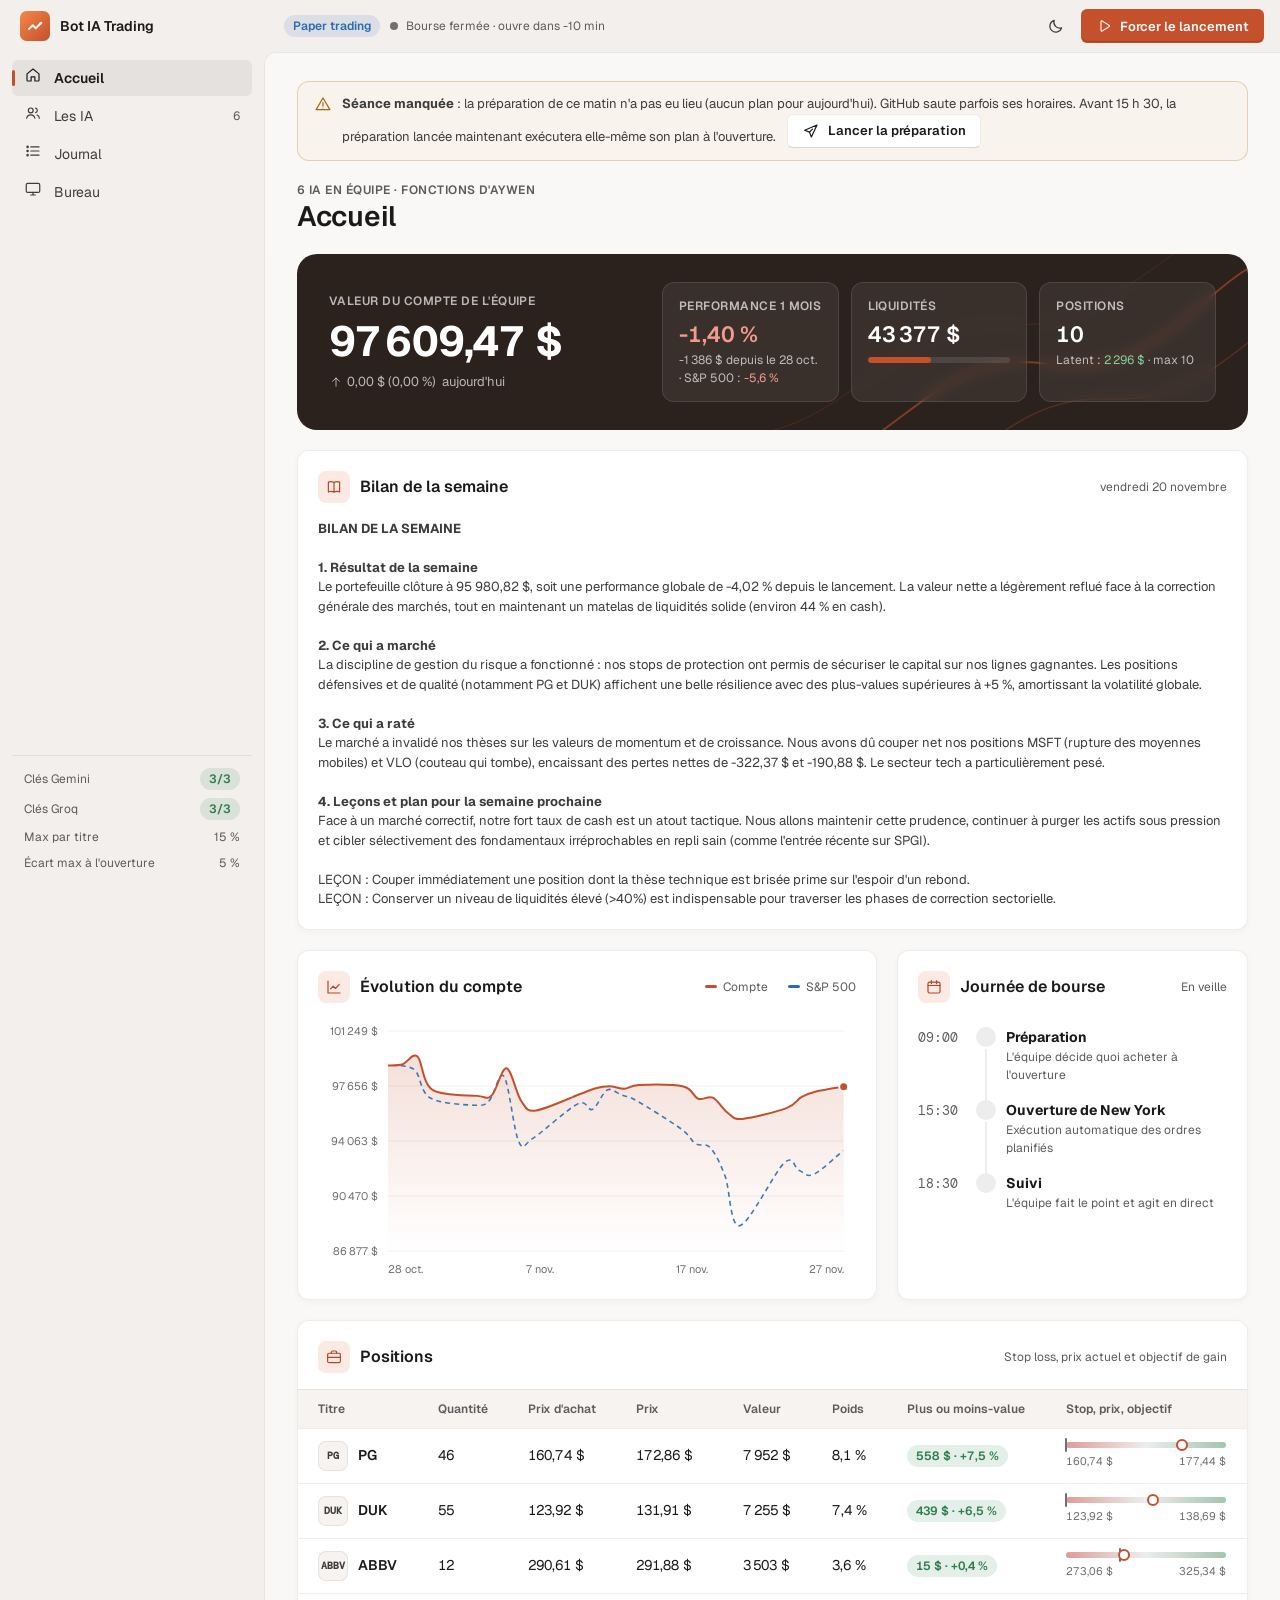
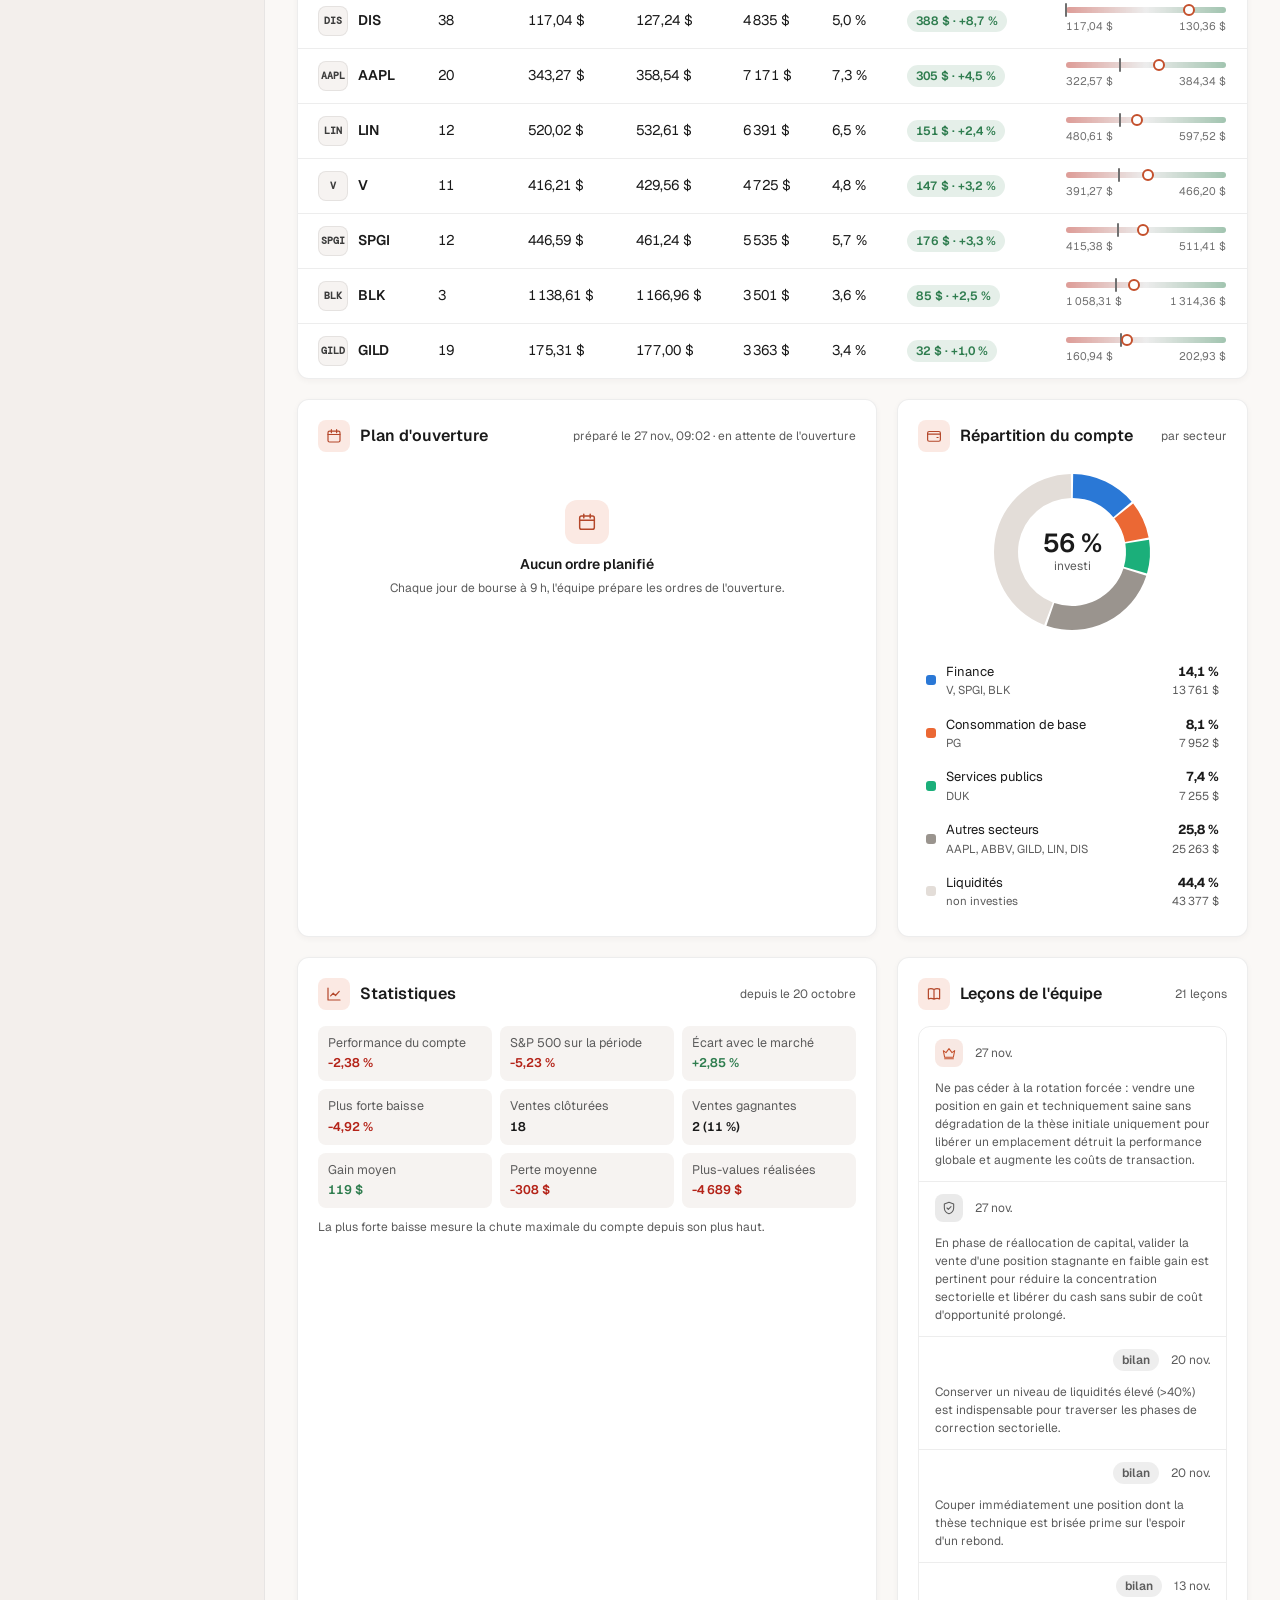
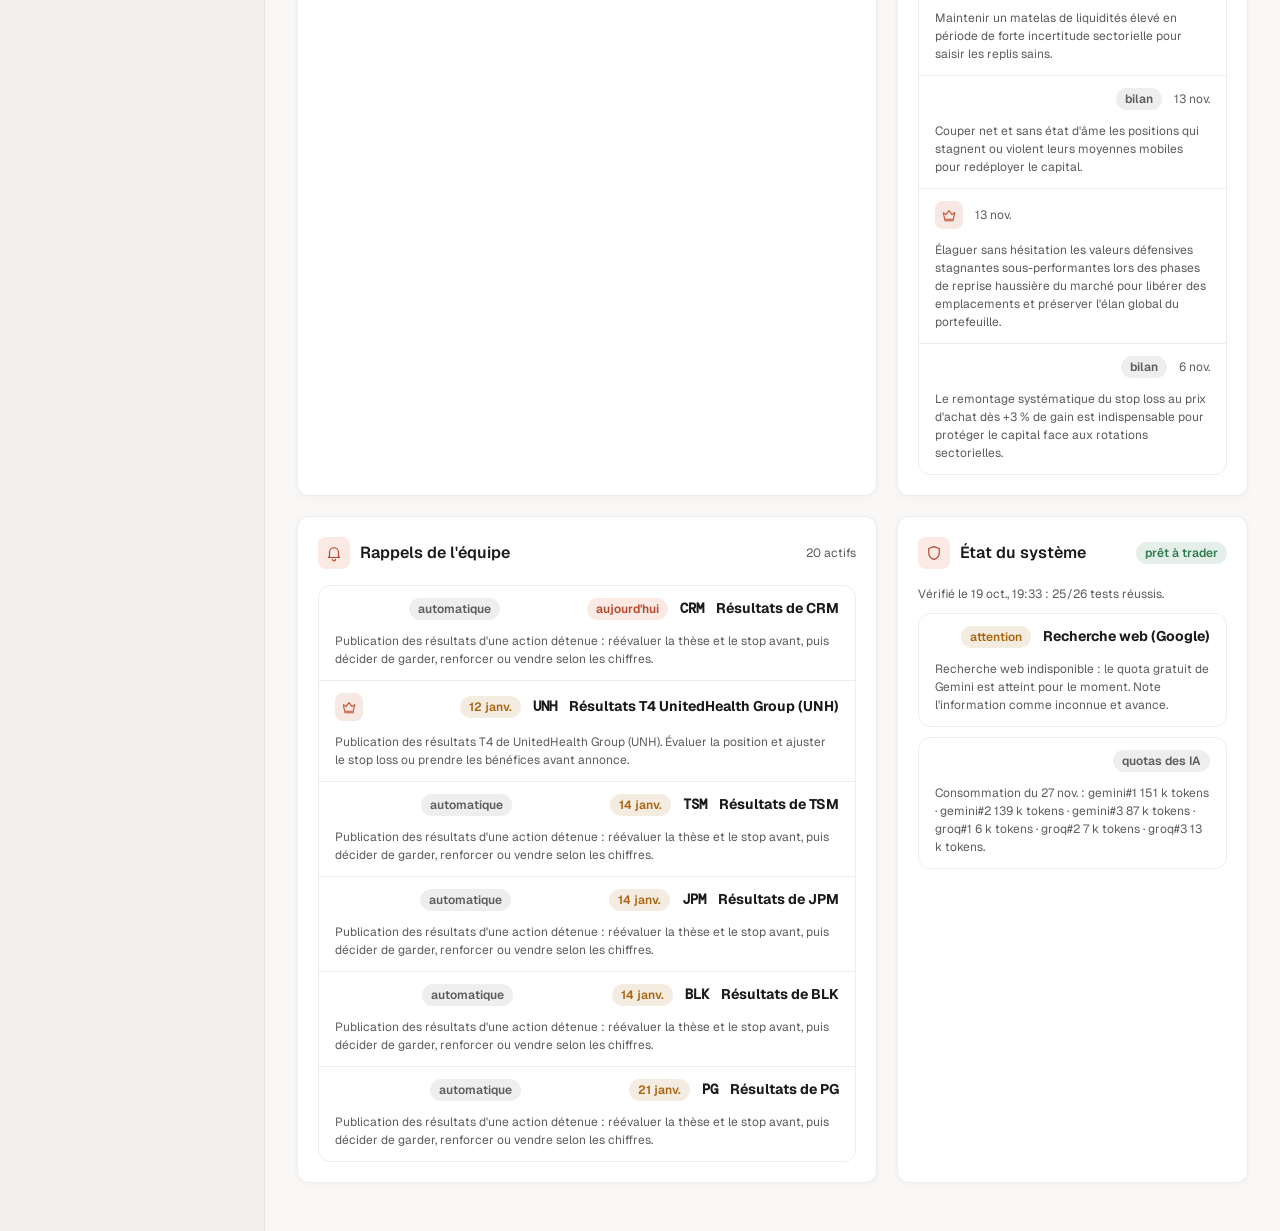
<file: index.html>
<!doctype html>
<html lang="fr">
<head>
  <meta charset="utf-8">
  <meta name="viewport" content="width=device-width, initial-scale=1">
  <title>Bot IA Trading</title>
  <script>
    // Thème appliqué avant l'affichage pour éviter un flash (clair par défaut).
    try { if (localStorage.getItem("theme") === "dark") document.documentElement.dataset.theme = "dark"; } catch (e) {}
  </script>
  <link rel="preconnect" href="https://fonts.googleapis.com">
  <link rel="preconnect" href="https://fonts.gstatic.com" crossorigin>
  <link href="https://fonts.googleapis.com/css2?family=Geist:wght@400;500;600;700&family=DM+Mono:wght@400;500&display=swap" rel="stylesheet">
  <link rel="stylesheet" href="style.css">
  <link rel="icon" href="data:image/svg+xml,<svg xmlns='http://www.w3.org/2000/svg' viewBox='0 0 32 32'><defs><linearGradient id='g' x1='0' y1='0' x2='1' y2='1'><stop offset='0' stop-color='%23f4884a'/><stop offset='1' stop-color='%23c4502c'/></linearGradient></defs><rect width='32' height='32' rx='7' fill='url(%23g)'/><path d='M8 21l5-5 4 4 7-8' stroke='white' stroke-width='2.6' fill='none' stroke-linecap='round' stroke-linejoin='round'/></svg>">
</head>
<body>
  <header class="topbar">
    <div class="brand">
      <span class="logo"><svg viewBox="0 0 24 24" fill="none" stroke="currentColor" stroke-width="2.4" stroke-linecap="round" stroke-linejoin="round"><path d="M4 16l5-5 4 4 7-7"/><circle cx="20" cy="8" r="0.6" fill="currentColor"/></svg></span>
      <span class="brand-name">Bot IA Trading</span>
    </div>
    <div class="topbar-mid">
      <span class="js-mode pill">…</span>
      <span class="js-market market"><i class="dot"></i><span>Marché…</span></span>
    </div>
    <div class="topbar-actions">
      <button id="theme-btn" class="icon-btn" aria-label="Passer en thème sombre" title="Thème clair / sombre"></button>
      <button id="btn-real" class="btn">
        <svg viewBox="0 0 24 24" fill="none" stroke="currentColor" stroke-width="1.6" stroke-linecap="round" stroke-linejoin="round"><path d="M13 3 5 13.5h6L10 21l8-10.5h-6z"/></svg>
        <span>Séance réelle</span>
      </button>
      <button id="btn-sim" class="btn btn-primary">
        <svg viewBox="0 0 24 24" fill="none" stroke="currentColor" stroke-width="1.6" stroke-linecap="round" stroke-linejoin="round"><path d="M7.5 5.2v13.6a1 1 0 0 0 1.5.86l11-6.8a1 1 0 0 0 0-1.72l-11-6.8a1 1 0 0 0-1.5.86z"/></svg>
        <span>Lancer une simulation</span>
      </button>
    </div>
  </header>

  <div class="shell">
    <nav class="sidenav" aria-label="Pages">
      <a class="nav-item active" href="#accueil" data-p="accueil"><span class="js-ic" data-ic="home"></span>Accueil</a>
      <a class="nav-item" href="#ia" data-p="ia"><span class="js-ic" data-ic="users"></span>Les IA<span class="count">6</span></a>
      <a class="nav-item" href="#journal" data-p="journal"><span class="js-ic" data-ic="list"></span>Journal</a>
      <a class="nav-item" href="#bureau" data-p="bureau"><span class="js-ic" data-ic="desktop"></span>Bureau</a>
      <div class="nav-foot" id="nav-foot"></div>
    </nav>

    <main class="content" id="main">
      <div id="banner" class="banner" hidden></div>

      <!-- ============ Page 1 : Accueil, les chiffres ============ -->
      <section class="page" id="page-accueil" data-page="accueil">
        <div class="page-head">
          <div>
            <div class="overline">6 IA en équipe · fonctions d'Aywen</div>
            <h1>Accueil</h1>
          </div>
          <div class="status-mobile">
            <span class="js-mode pill">…</span>
            <span class="js-market market"><i class="dot"></i><span>Marché…</span></span>
          </div>
        </div>

        <div class="band">
          <svg class="band-curves" viewBox="0 0 560 280" aria-hidden="true">
            <path d="M40 250 C 160 250, 200 120, 320 140 S 480 40, 560 30" stroke-width="2" opacity=".55"/>
            <path d="M120 290 C 240 270, 270 170, 380 175 S 520 90, 600 80" stroke-width="1.4" opacity=".3"/>
            <path d="M0 210 C 110 220, 170 90, 280 100 S 440 0, 540 -10" stroke-width="1" opacity=".2"/>
          </svg>
          <div>
            <div class="overline">Valeur du compte de l'équipe</div>
            <div class="band-value skeleton" id="k-equity">100 000,00 $</div>
            <div class="band-delta" id="k-day">&nbsp;</div>
          </div>
          <div class="band-tiles">
            <div class="tile">
              <div class="overline">Performance 1 mois</div>
              <div class="tile-v skeleton" id="k-perf">+0,00 %</div>
              <div class="tile-s" id="k-perf-sub">&nbsp;</div>
            </div>
            <div class="tile">
              <div class="overline">Liquidités</div>
              <div class="tile-v skeleton" id="k-cash">0 $</div>
              <div class="meter"><i id="k-cash-bar" style="width:0%"></i></div>
            </div>
            <div class="tile">
              <div class="overline">Positions</div>
              <div class="tile-v skeleton" id="k-pos">0</div>
              <div class="tile-s" id="k-pos-sub">&nbsp;</div>
            </div>
          </div>
        </div>

        <div class="card" id="bilan-card" hidden>
          <div class="card-head">
            <span class="ic-box js-ic" data-ic="book"></span>
            <h2>Bilan de la semaine</h2>
            <span class="right" id="bilan-date"></span>
          </div>
          <div class="b-text" id="bilan-text"></div>
        </div>

        <div class="row-2">
          <div class="card">
            <div class="card-head">
              <span class="ic-box js-ic" data-ic="chart"></span>
              <h2>Évolution du compte</h2>
              <span class="right" id="chart-legend">30 derniers jours</span>
            </div>
            <div id="chart"></div>
          </div>
          <div class="card">
            <div class="card-head">
              <span class="ic-box js-ic" data-ic="calendar"></span>
              <h2>Journée de bourse</h2>
              <span class="right" id="live-status">En veille</span>
            </div>
            <ol class="day" id="day"></ol>
            <div class="live" id="live"></div>
            <pre class="console" id="console" hidden></pre>
          </div>
        </div>

        <div class="card">
          <div class="card-head">
            <span class="ic-box js-ic" data-ic="briefcase"></span>
            <h2>Positions</h2>
            <span class="right">Stop loss, prix actuel et objectif de gain</span>
          </div>
          <div class="table-wrap" id="positions-table"></div>
        </div>

        <div class="row-2">
          <div class="card">
            <div class="card-head">
              <span class="ic-box js-ic" data-ic="calendar"></span>
              <h2>Plan d'ouverture</h2>
              <span class="right" id="plan-sub"></span>
            </div>
            <div id="plan-card"></div>
          </div>
          <div class="card">
            <div class="card-head">
              <span class="ic-box js-ic" data-ic="wallet"></span>
              <h2>Répartition du compte</h2>
              <span class="right">par secteur</span>
            </div>
            <div id="repart-card"></div>
          </div>
        </div>

        <div class="row-2">
          <div class="card">
            <div class="card-head">
              <span class="ic-box js-ic" data-ic="chart"></span>
              <h2>Statistiques</h2>
              <span class="right" id="stats-sub"></span>
            </div>
            <div id="stats-card"></div>
          </div>
          <div class="card">
            <div class="card-head">
              <span class="ic-box js-ic" data-ic="book"></span>
              <h2>Leçons de l'équipe</h2>
              <span class="right" id="lecons-sub"></span>
            </div>
            <div id="lecons-card"></div>
          </div>
        </div>

        <div class="row-2">
          <div class="card">
            <div class="card-head">
              <span class="ic-box js-ic" data-ic="bell"></span>
              <h2>Rappels de l'équipe</h2>
              <span class="right" id="rappels-sub"></span>
            </div>
            <div id="rappels-card"></div>
          </div>
          <div class="card">
            <div class="card-head">
              <span class="ic-box js-ic" data-ic="shield"></span>
              <h2>État du système</h2>
              <span class="right" id="systeme-sub"></span>
            </div>
            <div id="systeme-card"></div>
          </div>
        </div>
      </section>

      <!-- ============ Page 2 : les IA et leur réflexion ============ -->
      <section class="page" id="page-ia" data-page="ia" hidden>
        <div class="page-head">
          <div>
            <div class="overline">4 analystes, un critique, un gérant</div>
            <h1>Les IA</h1>
          </div>
          <label class="field"><span class="small muted">Séance</span><select class="js-session select"></select></label>
        </div>
        <div class="ia-layout">
          <div class="ia-list" id="ia-list"></div>
          <div class="card ia-panel" id="ia-panel"></div>
        </div>
        <div class="card">
          <div class="card-head">
            <span class="ic-box js-ic" data-ic="spark"></span>
            <h2>Classement des analystes</h2>
            <span class="right" id="rank-sub"></span>
          </div>
          <div id="rank-card"></div>
        </div>
        <div class="card">
          <div class="card-head">
            <span class="ic-box js-ic" data-ic="filter"></span>
            <h2>Ce que valent les critères du screener</h2>
            <span class="right" id="bt-sub"></span>
          </div>
          <div id="bt-card"></div>
        </div>
      </section>

      <!-- ============ Page 3 : le journal (outils et réflexions) ============ -->
      <section class="page" id="page-journal" data-page="journal" hidden>
        <div class="page-head">
          <div>
            <div class="overline">Chaque outil utilisé et chaque réflexion</div>
            <h1>Journal</h1>
          </div>
          <label class="field"><span class="small muted">Séance</span><select class="js-session select"></select></label>
        </div>
        <div class="card">
          <div class="filters" id="j-agents"></div>
          <div class="filters" id="j-types"></div>
          <div class="usage" id="j-usage"></div>
        </div>
        <div class="card"><div id="j-timeline"></div></div>
      </section>

      <!-- ============ Page 4 : le bureau façon Windows ============ -->
      <section class="page page-desk" id="page-bureau" data-page="bureau" hidden>
        <div class="desktop" id="desktop">
          <div class="desk-icons" id="desk-icons"></div>
          <div class="desk-windows" id="desk-windows"></div>
          <div class="desk-hint" id="desk-hint">Ouvrez une icône pour voir ce que les IA ont lu pendant la séance.</div>
          <div class="taskbar">
            <label class="tb-session"><span class="js-ic" data-ic="clock"></span><select id="desk-scope" class="select" aria-label="Séances affichées"></select></label>
            <div class="tb-apps" id="tb-apps"></div>
            <div class="tb-clock" id="tb-clock"></div>
          </div>
        </div>
      </section>
    </main>
  </div>

  <nav class="tabbar" aria-label="Pages">
    <a class="active" href="#accueil" data-p="accueil"><span class="js-ic" data-ic="home"></span>Accueil</a>
    <a href="#ia" data-p="ia"><span class="js-ic" data-ic="users"></span>Les IA</a>
    <a href="#journal" data-p="journal"><span class="js-ic" data-ic="list"></span>Journal</a>
    <a href="#bureau" data-p="bureau"><span class="js-ic" data-ic="desktop"></span>Bureau</a>
  </nav>

  <div class="modal" id="modal" role="dialog" aria-modal="true" aria-labelledby="modal-title">
    <div class="modal-box">
      <div class="body">
        <h3 id="modal-title">Lancer une séance réelle ?</h3>
        <p id="modal-text">L'équipe va envoyer de vrais ordres sur votre compte Alpaca.</p>
      </div>
      <div class="row">
        <button class="btn" id="modal-no">Annuler</button>
        <button class="btn btn-primary" id="modal-yes">Lancer la séance</button>
      </div>
    </div>
  </div>
  <div class="modal" id="force-modal" role="dialog" aria-modal="true" aria-labelledby="force-title">
    <div class="modal-box">
      <div class="body">
        <h3 id="force-title">Forcer le lancement des IA</h3>
        <p>La séance démarre tout de suite sur GitHub, même en dehors des horaires prévus.</p>
        <div class="form">
          <label class="field"><span class="label">Séance</span>
            <select class="select" id="force-mode">
              <option value="auto">Automatique : préparation si la bourse est fermée, suivi si elle est ouverte</option>
              <option value="preparation">Préparation (ordres planifiés pour l'ouverture)</option>
              <option value="suivi">Suivi (ordres immédiats, bourse ouverte)</option>
              <option value="ouverture">Ouverture (attend 15 h 30 si besoin, puis exécute le plan du jour)</option>
              <option value="verification">Vérification de l'installation</option>
            </select>
          </label>
          <label class="check"><input type="checkbox" id="force-sim"><span>Simulation : aucun ordre envoyé, rien d'enregistré</span></label>
          <label class="field" id="force-token-field"><span class="label">Jeton GitHub (demandé une seule fois)</span>
            <input class="input" type="password" id="force-token" autocomplete="off" spellcheck="false" placeholder="github_pat_…">
            <span class="hint">Il reste dans ce navigateur, n'est jamais publié et ne sert qu'à lancer le workflow.
              <a href="https://github.com/settings/personal-access-tokens/new" target="_blank" rel="noopener">Créer un jeton</a> :
              accès au seul dépôt <b class="js-depot">bot-ia-trading</b>, permission <b>Actions : lecture et écriture</b>.</span>
          </label>
          <p class="hint" id="force-token-saved" hidden>Jeton enregistré dans ce navigateur. <a href="#" id="force-forget">L'oublier</a></p>
          <div class="banner err" id="force-error" hidden></div>
        </div>
      </div>
      <div class="row">
        <button class="btn" id="force-no">Annuler</button>
        <button class="btn btn-primary" id="force-yes">Lancer maintenant</button>
      </div>
    </div>
  </div>
  <div class="toast" id="toast" role="status"></div>

  <script>window.STATIC_SITE = true;</script>
  <script src="app.js"></script>
</body>
</html>
</file>
<file: style.css>
/* Bot IA Trading — système de design Flow v4 (style Windows 11, accent corail).
   On utilise toujours les variables, jamais une couleur en dur. */
:root {
  --bg-0: #f3efec;
  --surface-1: #ffffff;
  --surface-2: rgba(255, 255, 255, 0.55); /* zone de contenu translucide (Mica) */
  --surface-3: #f6f3f1;
  --ink: #1a1a1a;
  --ink-2: #3d3d3d;
  --ink-3: #5c5c5c;
  --ink-4: #707070;
  --border: rgba(0, 0, 0, 0.07);
  --border-hi: rgba(0, 0, 0, 0.14);
  --border-bottom: rgba(0, 0, 0, 0.16);
  --coral: #c4502c;
  --coral-deep: #9c3a1f;
  --coral-soft: #b4472a;
  --coral-tint: #fbe9e3;
  --logo-from: #f4884a;
  --sage: #2f7d4f;
  --sky: #2b6cb0;
  --peach: #a8650f;
  --plum: #7a4cc2;
  --danger: #b42318;
  /* Graphiques : 3 teintes validées (daltonisme, toutes paires) sur le fond clair, + neutres */
  --viz-1: #2a78d6;
  --viz-2: #eb6834;
  --viz-3: #1baf7a;
  --viz-autres: #9a948e;
  --viz-cash: #e3ddd8;
  --dark-band: #2b211d;
  --on-band: #ffffff;
  --on-band-2: rgba(255, 255, 255, 0.68);
  --on-band-tile: rgba(255, 255, 255, 0.07);
  --on-band-border: rgba(255, 255, 255, 0.1);
  --sage-on-band: #7fcf9e;
  --danger-on-band: #f39a8f;
  --scrim: rgba(43, 33, 29, 0.32);
  --shadow-sm: 0 2px 6px rgba(60, 30, 20, 0.04);
  --shadow-md: 0 8px 24px rgba(60, 30, 20, 0.08);
  --shadow-xl: 0 32px 64px rgba(60, 30, 20, 0.16);
  --font: "Segoe UI Variable Text", "Segoe UI", "Geist", system-ui, sans-serif;
  --font-display: "Segoe UI Variable Display", "Segoe UI", "Geist", system-ui, sans-serif;
  --mono: "DM Mono", ui-monospace, Consolas, monospace;
  color-scheme: light;
}
:root[data-theme="dark"] {
  --bg-0: #1f1b19;
  --surface-1: #2b2725;
  --surface-2: rgba(43, 39, 37, 0.5);
  --surface-3: #37322f;
  --ink: #f5f2f0;
  --ink-2: rgba(245, 242, 240, 0.82);
  --ink-3: rgba(245, 242, 240, 0.64);
  --ink-4: rgba(245, 242, 240, 0.5);
  --border: rgba(255, 255, 255, 0.08);
  --border-hi: rgba(255, 255, 255, 0.16);
  --border-bottom: rgba(0, 0, 0, 0.35);
  --coral: #e0714d;
  --coral-deep: #c4502c;
  --coral-soft: #ec8f70;
  --coral-tint: rgba(224, 113, 77, 0.16);
  --sage: #5fbf86;
  --sky: #6aa5e6;
  --peach: #e0a24a;
  --plum: #a98be6;
  --danger: #f0776a;
  --viz-1: #3987e5;
  --viz-2: #d95926;
  --viz-3: #199e70;
  --viz-autres: #857e78;
  --viz-cash: #4a4440;
  --dark-band: #2b211d;
  --scrim: rgba(0, 0, 0, 0.5);
  --shadow-sm: 0 2px 6px rgba(0, 0, 0, 0.2);
  --shadow-md: 0 8px 24px rgba(0, 0, 0, 0.3);
  --shadow-xl: 0 32px 64px rgba(0, 0, 0, 0.45);
  color-scheme: dark;
}

* { box-sizing: border-box; }
[hidden] { display: none !important; }
html { scroll-behavior: smooth; }
html, body { margin: 0; }
body {
  font: 14px/1.5 var(--font);
  color: var(--ink);
  background: var(--bg-0);
  -webkit-font-smoothing: antialiased;
  min-height: 100vh;
}
h1, h2, h3 { margin: 0; color: var(--ink); }
h1 { font: 600 28px/1.25 var(--font-display); letter-spacing: -0.01em; }
h2 { font-size: 16px; font-weight: 600; }
h3 { font-size: 16px; font-weight: 600; }
a { color: var(--coral-soft); }
.muted { color: var(--ink-3); }
.small { font-size: 12px; }
.mono { font-family: var(--mono); }
.up { color: var(--sage); }
.down { color: var(--danger); }
.overline { font-size: 12px; font-weight: 600; letter-spacing: 0.04em; text-transform: uppercase; color: var(--ink-3); }
svg.ic { width: 18px; height: 18px; flex: none; }

/* ---------- Barre du haut (52 px, posée sur le fond) ---------- */
.topbar {
  position: sticky; top: 0; z-index: 30;
  height: 52px; display: flex; align-items: center; gap: 16px;
  padding: 0 16px 0 20px; background: var(--bg-0);
}
.brand { display: flex; align-items: center; gap: 10px; width: 248px; flex: none; }
.logo {
  width: 30px; height: 30px; border-radius: 22%; display: grid; place-items: center;
  background: linear-gradient(135deg, var(--logo-from), var(--coral));
}
.logo svg { width: 18px; height: 18px; color: #fff; }
.brand-name { font-weight: 600; font-size: 14px; }
.topbar-mid { display: flex; align-items: center; gap: 10px; min-width: 0; }
.topbar-actions { display: flex; align-items: center; gap: 8px; margin-left: auto; }
.market { display: inline-flex; align-items: center; gap: 8px; font-size: 12px; color: var(--ink-3); white-space: nowrap; overflow: hidden; text-overflow: ellipsis; }
.dot { width: 8px; height: 8px; border-radius: 50%; background: var(--ink-4); flex: none; }
.dot.on { background: var(--sage); box-shadow: 0 0 0 3px color-mix(in srgb, var(--sage) 22%, transparent); }
.dot.run { background: var(--coral); animation: breathe 1.4s ease-in-out infinite; }
@keyframes breathe { 50% { box-shadow: 0 0 0 5px color-mix(in srgb, var(--coral) 22%, transparent); } }

/* ---------- Boutons (style Windows) ---------- */
.btn {
  display: inline-flex; align-items: center; justify-content: center; gap: 8px;
  min-height: 34px; padding: 6px 14px; border-radius: 6px; cursor: pointer;
  font: 600 13px/1 var(--font); color: var(--ink);
  background: var(--surface-1); border: 1px solid var(--border); border-bottom-color: var(--border-bottom);
  transition: background 0.15s, border-color 0.15s;
}
.btn:hover { background: var(--surface-3); }
.btn:active { border-bottom-color: var(--border); }
.btn:disabled { opacity: 0.5; cursor: not-allowed; }
.btn:focus-visible, .icon-btn:focus-visible, .nav-item:focus-visible, .sess:focus-visible, .tab:focus-visible, .agent:focus-visible {
  outline: 2px solid var(--coral); outline-offset: 2px;
}
.btn svg { width: 16px; height: 16px; }
.btn-primary { background: var(--coral); color: #fff; border-color: transparent; box-shadow: inset 0 -1px 0 rgba(0, 0, 0, 0.18); }
.btn-primary:hover { background: var(--coral-deep); }
.btn-danger { color: var(--danger); }
.icon-btn {
  width: 34px; height: 34px; display: grid; place-items: center; border-radius: 6px; cursor: pointer;
  background: transparent; border: 1px solid transparent; color: var(--ink-2);
}
.icon-btn:hover { background: var(--surface-1); border-color: var(--border); }

/* ---------- Puces de statut ---------- */
.pill {
  display: inline-flex; align-items: center; gap: 6px; height: 22px; padding: 0 9px; border-radius: 999px;
  font-size: 12px; font-weight: 600; white-space: nowrap;
  color: var(--ink-3); background: color-mix(in srgb, var(--ink-3) 10%, transparent);
}
.pill svg { width: 12px; height: 12px; }
.pill-coral { color: var(--coral-soft); background: var(--coral-tint); }
.pill-sage { color: var(--sage); background: color-mix(in srgb, var(--sage) 12%, transparent); }
.pill-sky { color: var(--sky); background: color-mix(in srgb, var(--sky) 12%, transparent); }
.pill-peach { color: var(--peach); background: color-mix(in srgb, var(--peach) 12%, transparent); }
.pill-plum { color: var(--plum); background: color-mix(in srgb, var(--plum) 12%, transparent); }
.pill-danger { color: var(--danger); background: color-mix(in srgb, var(--danger) 10%, transparent); }
.pill.tk { font-family: var(--mono); color: var(--ink-2); }

/* ---------- Mise en page : menu + zone de contenu ---------- */
.shell { display: grid; grid-template-columns: 264px minmax(0, 1fr); }
.sidenav {
  position: sticky; top: 52px; height: calc(100vh - 52px); overflow: auto;
  padding: 8px 12px 16px; display: flex; flex-direction: column; gap: 2px;
}
.nav-item {
  position: relative; display: flex; align-items: center; gap: 12px; min-height: 36px; padding: 0 12px;
  border-radius: 6px; color: var(--ink-2); text-decoration: none; font-size: 14px;
}
.nav-item:hover { background: color-mix(in srgb, var(--ink) 5%, transparent); }
.nav-item.active { background: color-mix(in srgb, var(--ink) 6%, transparent); color: var(--ink); font-weight: 600; }
.nav-item.active::before {
  content: ""; position: absolute; left: 0; top: 50%; width: 3px; height: 16px; transform: translateY(-50%);
  border-radius: 3px; background: var(--coral);
}
.nav-item .count { margin-left: auto; font-size: 12px; color: var(--ink-3); font-weight: 400; }
.nav-foot { margin-top: auto; display: grid; gap: 8px; padding: 12px; font-size: 12px; color: var(--ink-3); border-top: 1px solid var(--border); }
.nav-foot .row { display: flex; justify-content: space-between; align-items: center; gap: 8px; }
.content {
  min-height: calc(100vh - 52px); padding: 28px 32px 48px;
  background: var(--surface-2); border: 1px solid var(--border); border-right: 0; border-bottom: 0;
  border-top-left-radius: 12px; display: grid; gap: 20px; align-content: start;
}
.section { display: grid; gap: 20px; scroll-margin-top: 72px; }
.page-head { display: flex; align-items: flex-end; justify-content: space-between; gap: 12px; flex-wrap: wrap; }
.page-head .status-mobile { display: none; }
.section-head { display: flex; align-items: baseline; gap: 12px; flex-wrap: wrap; margin-top: 12px; }
.section-head h2 { font: 600 20px/1.3 var(--font-display); }

/* ---------- Cartes ---------- */
.card {
  background: var(--surface-1); border: 1px solid var(--border); border-radius: 12px;
  box-shadow: var(--shadow-sm); padding: 20px; min-width: 0;
}
.card-head { display: flex; align-items: center; gap: 10px; margin-bottom: 16px; flex-wrap: wrap; }
.card-head h2 { white-space: nowrap; }
.ic-box { width: 32px; height: 32px; border-radius: 8px; display: grid; place-items: center; flex: none; background: var(--coral-tint); color: var(--coral-soft); }
.ic-box svg { width: 18px; height: 18px; }
.card-head .right { margin-left: auto; font-size: 12px; color: var(--ink-3); display: flex; align-items: center; gap: 8px; }
.row-2 { display: grid; grid-template-columns: minmax(0, 1.65fr) minmax(300px, 1fr); gap: 20px; }

/* ---------- Bannières d'information ---------- */
.banner { display: flex; gap: 10px; align-items: flex-start; padding: 12px 16px; border-radius: 12px; font-size: 13px; border: 1px solid; }
.banner svg { width: 18px; height: 18px; flex: none; margin-top: 1px; }
.banner span { color: var(--ink-2); }
.banner.warn { color: var(--peach); background: color-mix(in srgb, var(--peach) 8%, var(--surface-1)); border-color: color-mix(in srgb, var(--peach) 25%, transparent); }
.banner.err { color: var(--danger); background: color-mix(in srgb, var(--danger) 7%, var(--surface-1)); border-color: color-mix(in srgb, var(--danger) 25%, transparent); }
.banner.info { color: var(--sky); background: color-mix(in srgb, var(--sky) 7%, var(--surface-1)); border-color: color-mix(in srgb, var(--sky) 22%, transparent); }

/* ---------- Le bandeau fort (un seul par écran) ---------- */
.band {
  position: relative; overflow: hidden; border-radius: 20px; padding: 28px 32px;
  background: var(--dark-band); color: var(--on-band);
  display: grid; grid-template-columns: minmax(0, 1.1fr) minmax(0, 2fr); gap: 28px; align-items: center;
}
.band-curves { position: absolute; right: -40px; top: -30px; width: 560px; height: 280px; pointer-events: none; }
.band-curves path { fill: none; stroke: var(--coral); stroke-linecap: round; }
.band > *:not(.band-curves) { position: relative; }
.band .overline { color: var(--on-band-2); }
.band-value { font: 700 42px/1.1 var(--font-display); letter-spacing: -0.02em; margin-top: 8px; font-variant-numeric: tabular-nums; }
.band-delta { margin-top: 8px; font-size: 13px; color: var(--on-band-2); display: flex; align-items: center; gap: 6px; flex-wrap: wrap; font-variant-numeric: tabular-nums; }
.band .up { color: var(--sage-on-band); }
.band .down { color: var(--danger-on-band); }
.band .muted { color: var(--on-band-2); }
.band svg.ic { width: 14px; height: 14px; }
.band-tiles { display: grid; grid-template-columns: repeat(3, minmax(0, 1fr)); gap: 12px; }
.tile { background: var(--on-band-tile); border: 1px solid var(--on-band-border); border-radius: 12px; padding: 14px 16px; min-width: 0; backdrop-filter: blur(6px); }
.tile-v { font: 600 22px/1.2 var(--font-display); margin-top: 6px; font-variant-numeric: tabular-nums; }
.tile-s { font-size: 12px; color: var(--on-band-2); margin-top: 4px; }
.meter { height: 6px; border-radius: 99px; background: var(--on-band-border); margin-top: 10px; overflow: hidden; }
.meter > i { display: block; height: 100%; border-radius: 99px; background: var(--coral); }
.skeleton { color: transparent !important; border-radius: 6px; background: var(--on-band-tile); animation: pulse 1.4s ease-in-out infinite; }
@keyframes pulse { 50% { opacity: 0.5; } }

/* ---------- Graphique ---------- */
#chart { position: relative; height: 260px; }
#chart svg { width: 100%; height: 100%; display: block; overflow: visible; }
.c-grid { stroke: var(--border); }
.c-label { fill: var(--ink-4); font: 11px var(--font); }
.c-line { fill: none; stroke: var(--coral); stroke-width: 2; stroke-linejoin: round; }
.c-stop-a { stop-color: var(--coral); stop-opacity: 0.18; }
.c-stop-b { stop-color: var(--coral); stop-opacity: 0; }
.c-dot { fill: var(--coral); stroke: var(--surface-1); stroke-width: 2; }
.c-hover-line { stroke: var(--border-hi); stroke-dasharray: 3 4; }
.c-hover-dot { fill: var(--surface-1); stroke: var(--coral); stroke-width: 2.5; }
.chart-tip {
  position: absolute; pointer-events: none; transform: translate(-50%, -120%); opacity: 0; transition: opacity 0.12s;
  padding: 6px 10px; border-radius: 8px; font-size: 12px; white-space: nowrap;
  background: var(--surface-1); border: 1px solid var(--border); box-shadow: var(--shadow-md);
}
.empty { display: grid; justify-items: center; text-align: center; gap: 4px; color: var(--ink-3); padding: 32px 12px; }
.empty .ic-box { width: 44px; height: 44px; border-radius: 12px; margin-bottom: 6px; }
.empty .ic-box svg { width: 22px; height: 22px; }
.empty b { color: var(--ink); font-weight: 600; }

/* ---------- Session en direct (progression) ---------- */
.stepper { list-style: none; padding: 0; margin: 0 0 14px; display: grid; gap: 2px; }
.step { display: flex; align-items: center; gap: 10px; min-height: 32px; padding: 0 8px; border-radius: 6px; font-size: 13px; color: var(--ink-4); }
.step .ic { width: 20px; height: 20px; border-radius: 50%; display: grid; place-items: center; flex: none; font-size: 11px; font-weight: 600; color: var(--ink-4); background: color-mix(in srgb, var(--ink) 6%, transparent); }
.step .ic svg { width: 12px; height: 12px; }
.step.done { color: var(--ink-2); }
.step.done .ic { color: #fff; background: var(--sage); }
.step.active { color: var(--ink); font-weight: 600; background: var(--coral-tint); }
.step.active .ic { background: transparent; border: 2px solid var(--coral); border-top-color: transparent; animation: spin 0.9s linear infinite; }
.step .who { margin-left: auto; font-size: 12px; color: var(--coral-soft); font-weight: 600; }
@keyframes spin { to { transform: rotate(360deg); } }
.console {
  margin: 0; height: 140px; overflow: auto; padding: 10px 12px; border-radius: 8px;
  background: var(--surface-3); border: 1px solid var(--border);
  font: 12px/1.6 var(--mono); color: var(--ink-3); white-space: pre-wrap; word-break: break-word;
}
.console .err { color: var(--danger); }
.console .ok { color: var(--sage); }

/* ---------- Agents ---------- */
.agents { display: grid; grid-template-columns: repeat(2, minmax(0, 1fr)); gap: 20px; }
.agent { cursor: pointer; display: flex; flex-direction: column; transition: box-shadow 0.2s, border-color 0.2s; }
.agent:hover { box-shadow: var(--shadow-md); border-color: var(--border-hi); }
.agent.thinking { border-color: var(--coral); box-shadow: 0 0 0 1px var(--coral), var(--shadow-md); }
.agent-top { display: flex; gap: 12px; align-items: center; }
.avatar { --c: var(--coral); width: 40px; height: 40px; border-radius: 10px; display: grid; place-items: center; flex: none; background: color-mix(in srgb, var(--c) 13%, transparent); color: var(--c); }
.avatar.sm { width: 28px; height: 28px; border-radius: 8px; }
.avatar.sm svg { width: 16px; height: 16px; }
.avatar svg { width: 20px; height: 20px; }
.agent .tag { font-size: 12px; color: var(--ink-3); }
.chips { display: flex; flex-wrap: wrap; gap: 6px; margin-top: 14px; }
.agent .excerpt { margin: 12px 0 14px; font-size: 13px; color: var(--ink-2); display: -webkit-box; -webkit-line-clamp: 3; -webkit-box-orient: vertical; overflow: hidden; min-height: 4.5em; }
.agent-status { display: flex; align-items: center; gap: 8px; margin-top: auto; padding-top: 14px; border-top: 1px solid var(--border); font-size: 12px; color: var(--ink-3); }
.typing { display: inline-flex; gap: 3px; }
.typing i { width: 5px; height: 5px; border-radius: 50%; background: var(--coral); animation: blink 1.2s infinite; }
.typing i:nth-child(2) { animation-delay: 0.2s; }
.typing i:nth-child(3) { animation-delay: 0.4s; }
@keyframes blink { 0%, 80%, 100% { opacity: 0.25; } 40% { opacity: 1; } }

/* ---------- Tableau des positions ---------- */
.table-wrap { overflow-x: auto; margin: 0 -20px -20px; }
table { width: 100%; border-collapse: collapse; font-variant-numeric: tabular-nums; }
th { text-align: left; font-size: 12px; font-weight: 600; color: var(--ink-3); padding: 10px 20px; background: var(--surface-3); white-space: nowrap; border-top: 1px solid var(--border); }
td { padding: 12px 20px; border-top: 1px solid var(--border); white-space: nowrap; }
tbody tr:hover td { background: var(--surface-3); }
.tbl-tight th, .tbl-tight td { padding-left: 12px; padding-right: 12px; }
.tbl-tight th:first-child, .tbl-tight td:first-child { padding-left: 20px; }
.sym { display: flex; align-items: center; gap: 10px; font-weight: 600; }
.sym .logo-s { width: 30px; height: 30px; border-radius: 8px; display: grid; place-items: center; font: 600 10px var(--mono); background: var(--surface-3); border: 1px solid var(--border); color: var(--ink-2); }
.range { position: relative; width: 160px; height: 6px; border-radius: 99px; background: linear-gradient(90deg, color-mix(in srgb, var(--danger) 45%, transparent), color-mix(in srgb, var(--ink) 8%, transparent) 50%, color-mix(in srgb, var(--sage) 45%, transparent)); }
.range .mk { position: absolute; top: 50%; width: 12px; height: 12px; border-radius: 50%; background: var(--surface-1); border: 2.5px solid var(--coral); transform: translate(-50%, -50%); }
.range .en { position: absolute; top: -4px; width: 2px; height: 14px; background: var(--ink-4); transform: translateX(-50%); border-radius: 2px; }
.range-labels { display: flex; justify-content: space-between; font-size: 11px; color: var(--ink-4); margin-top: 5px; width: 160px; }

/* ---------- Historique ---------- */
.history { display: grid; grid-template-columns: 300px minmax(0, 1fr); gap: 20px; }
.sess-list { display: grid; gap: 8px; max-height: 760px; overflow: auto; align-content: start; padding: 2px; }
.sess {
  position: relative; text-align: left; cursor: pointer; padding: 12px 14px; border-radius: 8px; font: inherit; color: inherit;
  background: var(--surface-1); border: 1px solid var(--border);
}
.sess:hover { background: var(--surface-3); }
.sess.sel { background: var(--surface-3); border-color: var(--border-hi); }
.sess.sel::before { content: ""; position: absolute; left: -1px; top: 12px; bottom: 12px; width: 3px; border-radius: 3px; background: var(--coral); }
.sess .t { display: flex; justify-content: space-between; align-items: center; gap: 8px; font-weight: 600; font-size: 13px; }
.sess .s { font-size: 12px; color: var(--ink-3); margin-top: 4px; display: -webkit-box; -webkit-line-clamp: 2; -webkit-box-orient: vertical; overflow: hidden; }
.sess .m { display: flex; gap: 6px; flex-wrap: wrap; margin-top: 8px; }
.detail { min-width: 0; display: grid; gap: 20px; align-content: start; }
.detail-head { display: flex; gap: 10px; align-items: center; flex-wrap: wrap; }
.detail-head .right { margin-left: auto; font-size: 12px; color: var(--ink-3); }
.synth { border-left: 3px solid var(--coral); background: var(--surface-3); border-radius: 0 12px 12px 0; padding: 14px 18px; }
.synth .who { display: flex; align-items: center; gap: 8px; font-size: 12px; font-weight: 600; color: var(--coral-soft); margin-bottom: 6px; flex-wrap: wrap; }
.synth .who svg { width: 15px; height: 15px; }
.synth p { margin: 0; color: var(--ink-2); }
.list { border: 1px solid var(--border); border-radius: 12px; overflow: hidden; }
.order { display: flex; align-items: center; gap: 12px; padding: 12px 16px; flex-wrap: wrap; }
.order + .order { border-top: 1px solid var(--border); }
.order .act { font-weight: 600; text-transform: capitalize; }
.order .why { flex-basis: 100%; font-size: 12px; color: var(--ink-3); }
.order .pill { margin-left: auto; }
.list .empty-line { padding: 12px 16px; color: var(--ink-3); }
.tabs { display: flex; gap: 4px; flex-wrap: wrap; border-bottom: 1px solid var(--border); }
.tab { position: relative; cursor: pointer; padding: 8px 12px 10px; background: none; border: 0; font: inherit; font-size: 13px; color: var(--ink-3); }
.tab:hover { color: var(--ink); }
.tab.on { color: var(--ink); font-weight: 600; }
.tab.on::after { content: ""; position: absolute; left: 12px; right: 12px; bottom: -1px; height: 3px; border-radius: 3px 3px 0 0; background: var(--coral); }
.panel { display: grid; gap: 12px; margin-top: 16px; }
.analysis { margin: 0; color: var(--ink-2); white-space: pre-wrap; }
.prop { border: 1px solid var(--border); border-radius: 12px; padding: 14px 16px; background: var(--surface-1); }
.prop-h { display: flex; gap: 8px; align-items: center; flex-wrap: wrap; }
.prop-h .s { font: 600 15px var(--mono); }
.prop dl { display: grid; grid-template-columns: 110px 1fr; gap: 6px 12px; margin: 12px 0 0; font-size: 13px; }
.prop dt { color: var(--ink-3); }
.prop dd { margin: 0; color: var(--ink-2); }
.verdict { display: flex; gap: 10px; align-items: baseline; flex-wrap: wrap; padding: 10px 0; border-top: 1px solid var(--border); font-size: 13px; }
.verdict:first-child { border-top: 0; }
.tokens { display: grid; gap: 10px; }
.tok { display: grid; grid-template-columns: 80px minmax(0, 1fr) auto; gap: 12px; align-items: center; font-size: 12px; }
.tok .bar { height: 6px; border-radius: 99px; background: color-mix(in srgb, var(--ink) 7%, transparent); overflow: hidden; }
.tok .bar i { display: block; height: 100%; border-radius: 99px; }
.tok .bar i.gemini { background: var(--sky); }
.tok .bar i.groq { background: var(--peach); }
.sub-h { margin-bottom: 8px; }

/* ---------- Panneau latéral d'un agent ---------- */
.scrim { position: fixed; inset: 0; z-index: 40; background: var(--scrim); opacity: 0; pointer-events: none; transition: opacity 0.2s; }
.scrim.open { opacity: 1; pointer-events: auto; }
.drawer {
  position: fixed; top: 8px; right: 8px; bottom: 8px; width: min(520px, calc(100% - 16px)); z-index: 50;
  background: var(--surface-1); border: 1px solid var(--border); border-radius: 12px; box-shadow: var(--shadow-xl);
  transform: translateX(calc(100% + 16px)); transition: transform 0.28s cubic-bezier(0.2, 0.8, 0.2, 1);
  display: flex; flex-direction: column; overflow: hidden;
}
.drawer.open { transform: none; }
.drawer-head { display: flex; gap: 12px; align-items: center; padding: 16px 20px; border-bottom: 1px solid var(--border); }
.drawer-head .icon-btn { margin-left: auto; }
.drawer-body { overflow: auto; padding: 20px; display: grid; gap: 20px; align-content: start; }
.drawer-body p { margin: 0; color: var(--ink-2); }
.notes { white-space: pre-wrap; font: 12px/1.65 var(--mono); color: var(--ink-2); background: var(--surface-3); border: 1px solid var(--border); border-radius: 8px; padding: 14px; }

/* ---------- Fenêtre de confirmation / toast ---------- */
.modal { position: fixed; inset: 0; z-index: 60; display: grid; place-items: center; padding: 16px; background: var(--scrim); opacity: 0; pointer-events: none; transition: opacity 0.2s; }
.modal.open { opacity: 1; pointer-events: auto; }
.modal-box { width: min(440px, 100%); background: var(--surface-1); border: 1px solid var(--border); border-radius: 12px; box-shadow: var(--shadow-xl); overflow: hidden; }
.modal-box .body { padding: 24px; }
.modal-box h3 { margin-bottom: 8px; }
.modal-box p { margin: 0; color: var(--ink-3); }
.modal-box .row { display: flex; justify-content: flex-end; gap: 8px; padding: 16px 24px; background: var(--surface-3); border-top: 1px solid var(--border); }
.toast {
  position: fixed; left: 50%; bottom: 24px; z-index: 70; transform: translate(-50%, 12px); opacity: 0; pointer-events: none;
  display: flex; align-items: center; gap: 10px; padding: 10px 16px; border-radius: 8px; font-size: 13px; max-width: calc(100vw - 32px);
  background: var(--surface-1); border: 1px solid var(--border); box-shadow: var(--shadow-xl); transition: opacity 0.2s, transform 0.2s;
}
.toast svg { width: 16px; height: 16px; color: var(--coral); flex: none; }
.toast.show { opacity: 1; transform: translate(-50%, 0); }

/* ---------- Classement des IA ---------- */
.leaderboard { display: grid; gap: 4px; }
.lb-row {
  display: grid; grid-template-columns: 22px 28px minmax(0, 1.4fr) minmax(60px, 1fr) auto; align-items: center; gap: 12px;
  padding: 10px 8px; border-radius: 8px; border: 0; background: none; font: inherit; color: inherit; text-align: left; cursor: pointer;
}
.lb-row:hover { background: var(--surface-3); }
.lb-row + .lb-row { border-top: 1px solid var(--border); border-radius: 0; }
.lb-rank { font: 600 13px var(--mono); color: var(--ink-4); text-align: center; }
.lb-name { display: grid; min-width: 0; }
.lb-name b { font-weight: 600; }
.lb-name .small { white-space: nowrap; overflow: hidden; text-overflow: ellipsis; }
.lb-bar { height: 6px; border-radius: 99px; background: color-mix(in srgb, var(--ink) 7%, transparent); overflow: hidden; }
.lb-bar i { display: block; height: 100%; border-radius: 99px; }
.lb-bar i.pos { background: var(--sage); }
.lb-bar i.neg { background: var(--danger); }
.lb-val { display: flex; align-items: center; gap: 8px; font-variant-numeric: tabular-nums; }

/* ---------- Journée de bourse ---------- */
.day { list-style: none; margin: 0 0 12px; padding: 0; display: grid; gap: 0; }
.day-step { position: relative; display: grid; grid-template-columns: 48px 20px 1fr; gap: 10px; align-items: start; padding: 8px 0; }
.day-step:not(:last-child)::after { content: ""; position: absolute; left: 67px; top: 30px; bottom: -8px; width: 2px; background: var(--border); }
.day-t { font-size: 13px; color: var(--ink-3); padding-top: 1px; }
.day-dot { width: 20px; height: 20px; border-radius: 50%; display: grid; place-items: center; background: color-mix(in srgb, var(--ink) 8%, transparent); color: #fff; position: relative; z-index: 1; }
.day-dot svg { width: 12px; height: 12px; }
.day-step.done .day-dot { background: var(--sage); }
.day-step.active .day-dot { background: var(--surface-1); border: 2px solid var(--coral); border-top-color: transparent; animation: spin 0.9s linear infinite; }
.day-body { display: grid; }
.day-step.active .day-body b { color: var(--coral-soft); }
.live { display: grid; gap: 6px; margin-bottom: 12px; }
.live:empty { display: none; }
.live-row { display: grid; grid-template-columns: 28px 90px minmax(0, 1fr) auto; gap: 10px; align-items: center; padding: 6px 8px; border-radius: 8px; background: var(--surface-3); font-size: 13px; }
.live-act { display: flex; align-items: center; gap: 6px; min-width: 0; white-space: nowrap; overflow: hidden; text-overflow: ellipsis; color: var(--ink-2); font-family: var(--mono); font-size: 12px; }
.live-act svg { width: 14px; height: 14px; color: var(--sage); }
.legend { display: inline-flex; align-items: center; gap: 6px; margin-left: 12px; }
.legend i { width: 10px; height: 3px; border-radius: 3px; display: inline-block; }

/* ---------- Carte d'une IA ---------- */
.agent-money { display: flex; align-items: baseline; gap: 10px; flex-wrap: wrap; margin-top: 14px; font-variant-numeric: tabular-nums; }
.agent-money b { font: 600 22px/1.2 var(--font-display); }
.mini-kpis { display: grid; grid-template-columns: repeat(3, 1fr); gap: 8px; }
.mini-kpis > div { display: grid; gap: 4px; padding: 12px; border-radius: 8px; background: var(--surface-3); }
.mini-kpis b { font: 600 16px var(--font-display); font-variant-numeric: tabular-nums; }

/* ---------- Le cerveau (timeline des réflexions et des outils) ---------- */
.brain { list-style: none; margin: 0; padding: 0; display: grid; gap: 0; }
.b-step { position: relative; display: grid; grid-template-columns: 28px minmax(0, 1fr); gap: 12px; padding: 8px 0; }
.b-step:not(:last-child)::after { content: ""; position: absolute; left: 13px; top: 36px; bottom: -8px; width: 2px; background: var(--border); }
.b-ic { width: 28px; height: 28px; border-radius: 8px; display: grid; place-items: center; background: var(--surface-3); color: var(--ink-3); position: relative; z-index: 1; }
.b-ic svg { width: 16px; height: 16px; }
.b-think .b-ic { background: var(--coral-tint); color: var(--coral-soft); }
.b-order .b-ic { background: color-mix(in srgb, var(--sage) 14%, transparent); color: var(--sage); }
.b-refus .b-ic { background: color-mix(in srgb, var(--danger) 12%, transparent); color: var(--danger); }
.b-title { display: flex; gap: 8px; justify-content: space-between; font-weight: 600; font-size: 13px; padding-top: 4px; }
.b-time { font: 400 11px var(--mono); color: var(--ink-4); white-space: nowrap; }
.b-text { margin-top: 4px; font-size: 13px; color: var(--ink-2); }
.b-think .b-text { font-style: italic; }
details { margin-top: 6px; font-size: 12px; }
details summary { cursor: pointer; color: var(--coral-soft); font-weight: 600; list-style: none; display: inline-flex; align-items: center; gap: 4px; }
details summary::-webkit-details-marker { display: none; }
details summary::before { content: "›"; display: inline-block; transition: transform 0.15s; }
details[open] summary::before { transform: rotate(90deg); }
details pre { margin: 6px 0 0; padding: 10px; border-radius: 8px; background: var(--surface-3); border: 1px solid var(--border); font: 11.5px/1.55 var(--mono); color: var(--ink-3); white-space: pre-wrap; word-break: break-word; max-height: 220px; overflow: auto; }
.order details { flex-basis: 100%; margin-top: 0; }

/* ---------- Barre d'onglets mobile ---------- */
.tabbar { display: none; }

/* ---------- Responsive ---------- */
@media (max-width: 1180px) {
  .row-2 { grid-template-columns: 1fr; }
  .band { grid-template-columns: 1fr; }
  .history { grid-template-columns: 1fr; }
  .sess-list { max-height: 300px; }
}
@media (max-width: 900px) {
  .shell { grid-template-columns: 1fr; }
  .sidenav, .topbar-mid { display: none; }
  .brand { width: auto; }
  .content { border-radius: 0; border-left: 0; padding: 20px 16px 96px; }
  .page-head .status-mobile { display: flex; gap: 10px; align-items: center; flex-wrap: wrap; width: 100%; }
  .tabbar {
    display: grid; grid-template-columns: repeat(4, 1fr); position: fixed; left: 0; right: 0; bottom: 0; z-index: 30;
    height: 62px; padding-bottom: env(safe-area-inset-bottom); background: var(--surface-1); border-top: 1px solid var(--border);
  }
  .tabbar a { display: grid; justify-items: center; align-content: center; gap: 3px; font-size: 11px; color: var(--ink-3); text-decoration: none; position: relative; }
  .tabbar a svg { width: 20px; height: 20px; }
  .tabbar a.active { color: var(--coral-soft); font-weight: 600; }
  .tabbar a.active::before { content: ""; position: absolute; top: 0; width: 24px; height: 3px; border-radius: 0 0 3px 3px; background: var(--coral); }
  .toast { bottom: 80px; }
}
@media (max-width: 640px) {
  .topbar { padding: 0 12px; gap: 8px; }
  #btn-real span, #btn-sim span { display: none; }
  #btn-real, #btn-sim { padding: 6px 10px; }
  .band { padding: 22px 20px; border-radius: 18px; }
  .band-value { font-size: 34px; }
  .band-tiles { grid-template-columns: 1fr 1fr; }
  .band-tiles .tile:first-child { grid-column: span 2; }
  .agents { grid-template-columns: 1fr; }
  .prop dl { grid-template-columns: 1fr; gap: 2px; }
  .prop dt { margin-top: 6px; }
  h1 { font-size: 24px; }
}
@media (prefers-reduced-motion: reduce) { * { animation: none !important; transition: none !important; scroll-behavior: auto !important; } }

/* Les longs textes des IA (adresses, identifiants) ne doivent jamais élargir les colonnes. */
.content, .section, .detail, .panel, .drawer-body, .brain, .leaderboard, .live, .day, .tokens { grid-template-columns: minmax(0, 1fr); }
.drawer-head > div, .b-body, .order > *, .lb-name { min-width: 0; }
.b-text, .why, .notes, .synth p, .analysis { overflow-wrap: anywhere; }

.clamp { display: -webkit-box; -webkit-line-clamp: 7; -webkit-box-orient: vertical; overflow: hidden; }

/* ====================================================================== 4 pages */
.page { display: grid; gap: 20px; grid-template-columns: minmax(0, 1fr); align-content: start; }
.field { display: grid; gap: 4px; }
.select {
  font: inherit; font-size: 13px; color: var(--ink); min-height: 34px; padding: 4px 30px 4px 10px; border-radius: 6px; max-width: 100%;
  background: var(--surface-1); border: 1px solid var(--border); border-bottom-color: var(--border-bottom); cursor: pointer;
}
.select:focus-visible { outline: 2px solid var(--coral); outline-offset: 1px; }
mark { background: var(--coral-tint); color: inherit; border-radius: 3px; padding: 0 2px; }

/* ---------- Page Les IA : liste à gauche, réflexion à droite ---------- */
.ia-layout { display: grid; grid-template-columns: 320px minmax(0, 1fr); gap: 20px; align-items: start; }
.ia-list { display: grid; gap: 8px; position: sticky; top: 72px; }
.ia-item {
  display: grid; grid-template-columns: 40px minmax(0, 1fr); gap: 12px; align-items: start; text-align: left; cursor: pointer;
  padding: 12px; border-radius: 12px; font: inherit; color: inherit; background: var(--surface-1); border: 1px solid var(--border);
  box-shadow: var(--shadow-sm); position: relative;
}
.ia-item:hover { border-color: var(--border-hi); }
.ia-item.sel { border-color: var(--coral); box-shadow: 0 0 0 1px var(--coral), var(--shadow-sm); }
.ia-item.thinking .avatar { animation: breathe 1.4s ease-in-out infinite; }
.ia-item-body { display: grid; gap: 2px; min-width: 0; }
.ia-item-status { display: flex; align-items: center; gap: 6px; color: var(--ink-3); margin-top: 4px; min-width: 0; }
.ia-item-status .live-txt { color: var(--coral-soft); font-weight: 600; font-family: var(--mono); white-space: nowrap; overflow: hidden; text-overflow: ellipsis; }
.ia-item .chips { margin-top: 6px; }
.ia-panel { display: grid; gap: 18px; grid-template-columns: minmax(0, 1fr); }
.ia-panel-head { display: flex; gap: 14px; align-items: center; }
.ia-panel-head h2 { font: 600 20px/1.2 var(--font-display); }
.ia-meta { margin-top: -6px; }
.row-btns { display: flex; gap: 8px; flex-wrap: wrap; }

/* ---------- Page Journal ---------- */
.filters { display: flex; flex-wrap: wrap; gap: 6px; align-items: center; }
.filters + .filters { margin-top: 10px; }
.filters .overline { width: 46px; }
.chip-btn {
  display: inline-flex; align-items: center; gap: 6px; min-height: 30px; padding: 0 12px; border-radius: 999px; cursor: pointer;
  font: inherit; font-size: 12.5px; color: var(--ink-2); background: var(--surface-1); border: 1px solid var(--border);
}
.chip-btn .avatar.sm { width: 20px; height: 20px; border-radius: 6px; }
.chip-btn .avatar.sm svg { width: 12px; height: 12px; }
.chip-btn:hover { background: var(--surface-3); }
.chip-btn.on { background: var(--coral-tint); color: var(--coral-soft); border-color: transparent; font-weight: 600; }
.usage { display: grid; gap: 8px; margin-top: 16px; padding-top: 16px; border-top: 1px solid var(--border); }
.usage-row { display: grid; grid-template-columns: 28px 96px minmax(0, 1fr); gap: 10px; align-items: center; font-size: 13px; }
.b-who { font-weight: 600; margin: 0 8px 0 6px; color: var(--ink-2); }
.b-title > span:first-child { display: inline-flex; align-items: center; flex-wrap: wrap; }
.b-title .avatar.sm { width: 22px; height: 22px; border-radius: 6px; }
.b-title .avatar.sm svg { width: 13px; height: 13px; }

/* ---------- Page Bureau façon Windows 11 ---------- */
body.on-desk .content { padding: 16px; }
.desktop {
  position: relative; overflow: hidden; border-radius: 12px; border: 1px solid var(--border);
  height: calc(100vh - 52px - 34px); min-height: 520px;
  background:
    radial-gradient(1200px 600px at 85% 110%, color-mix(in srgb, var(--coral) 22%, transparent), transparent 60%),
    radial-gradient(900px 500px at 10% -10%, color-mix(in srgb, var(--sky) 14%, transparent), transparent 60%),
    var(--surface-3);
}
.desk-icons { position: absolute; top: 16px; left: 16px; bottom: 64px; display: grid; grid-auto-flow: column; grid-template-rows: repeat(auto-fill, 100px); gap: 4px; align-content: start; }
.desk-icon {
  width: 92px; display: grid; justify-items: center; align-content: start; gap: 6px; padding: 10px 4px; border-radius: 6px; cursor: pointer;
  background: none; border: 1px solid transparent; font: inherit; color: var(--ink);
}
.desk-icon:hover { background: color-mix(in srgb, var(--surface-1) 55%, transparent); border-color: var(--border); }
.desk-icon:focus-visible { outline: 2px solid var(--coral); }
.desk-tile {
  width: 52px; height: 52px; border-radius: 14px; display: grid; place-items: center; color: var(--c);
  background: var(--surface-1); border: 1px solid var(--border); box-shadow: var(--shadow-md);
}
.desk-tile svg { width: 26px; height: 26px; }
.desk-label { font-size: 12px; font-weight: 600; text-align: center; line-height: 1.25; }
.desk-hint { position: absolute; left: 50%; top: 45%; transform: translate(-50%, -50%); color: var(--ink-3); font-size: 13px; text-align: center; pointer-events: none; padding: 0 16px; }
.desk-windows { position: absolute; inset: 0 0 48px 0; pointer-events: none; }
.win {
  position: absolute; pointer-events: auto; display: flex; flex-direction: column; overflow: hidden; resize: both;
  min-width: 340px; min-height: 240px; max-width: 100%; max-height: 100%;
  background: var(--surface-1); border: 1px solid var(--border-hi); border-radius: 8px; box-shadow: var(--shadow-xl);
}
.win.min { display: none; }
.win.max { left: 0 !important; top: 0 !important; width: 100% !important; height: 100% !important; border-radius: 0; resize: none; }
.win-title { flex: none; height: 40px; display: flex; align-items: center; gap: 10px; padding-left: 14px; cursor: default; user-select: none; touch-action: none; background: var(--surface-3); border-bottom: 1px solid var(--border); }
.win:not(.focus) .win-title { color: var(--ink-3); }
.win-ic svg { width: 16px; height: 16px; display: block; }
.win-name { font-size: 12.5px; font-weight: 600; flex: 1; }
.win-ctrls { display: flex; height: 100%; }
.win-btn { width: 46px; height: 100%; display: grid; place-items: center; background: none; border: 0; color: inherit; cursor: pointer; }
.win-btn svg { width: 14px; height: 14px; }
.win-btn:hover { background: color-mix(in srgb, var(--ink) 8%, transparent); }
.win-btn.close:hover { background: var(--danger); color: #fff; }
.win-tools { flex: none; display: flex; gap: 8px; padding: 10px 12px; border-bottom: 1px solid var(--border); flex-wrap: wrap; }
.win-search { flex: 1; min-width: 160px; display: flex; align-items: center; gap: 8px; min-height: 34px; padding: 0 10px; border-radius: 6px; background: var(--surface-3); border: 1px solid var(--border); border-bottom-color: var(--border-bottom); color: var(--ink-3); }
.win-search:focus-within { border-bottom-color: var(--coral); box-shadow: inset 0 -1px 0 var(--coral); }
.win-search svg { width: 15px; height: 15px; flex: none; }
.win-search input { flex: 1; min-width: 0; border: 0; background: none; font: inherit; font-size: 13px; color: var(--ink); outline: none; }
.win-body { flex: 1; overflow: auto; padding: 14px; display: grid; gap: 10px; align-content: start; grid-template-columns: minmax(0, 1fr); }
.taskbar {
  position: absolute; left: 0; right: 0; bottom: 0; height: 48px; display: grid; grid-template-columns: 1fr auto 1fr; align-items: center; gap: 8px; padding: 0 10px;
  background: color-mix(in srgb, var(--surface-1) 82%, transparent); backdrop-filter: blur(20px) saturate(140%); border-top: 1px solid var(--border);
}
.tb-session { display: flex; align-items: center; gap: 6px; min-width: 0; color: var(--ink-3); }
.tb-session svg { width: 16px; height: 16px; flex: none; }
.tb-session .select { min-height: 30px; font-size: 12px; max-width: 260px; }
.tb-apps { display: flex; gap: 4px; }
.tb-app { position: relative; width: 40px; height: 40px; border-radius: 6px; display: grid; place-items: center; background: none; border: 0; cursor: pointer; }
.tb-app svg { width: 22px; height: 22px; display: block; }
.tb-app:hover { background: color-mix(in srgb, var(--ink) 7%, transparent); }
.tb-app.open::after { content: ""; position: absolute; bottom: 3px; left: 50%; transform: translateX(-50%); width: 6px; height: 3px; border-radius: 3px; background: var(--ink-4); }
.tb-app.active { background: color-mix(in srgb, var(--ink) 7%, transparent); }
.tb-app.active::after { width: 16px; background: var(--coral); }
.tb-clock { justify-self: end; display: grid; justify-items: end; font-size: 11.5px; line-height: 1.3; color: var(--ink-2); }

/* ---------- Contenu des fenêtres ---------- */
.app-split { display: grid; grid-template-columns: 170px minmax(0, 1fr); gap: 12px; min-height: 100%; }
.app-side { display: grid; gap: 4px; align-content: start; border-right: 1px solid var(--border); padding-right: 10px; }
.side-item { display: flex; align-items: center; gap: 8px; min-height: 36px; padding: 4px 8px; border-radius: 6px; background: none; border: 0; font: inherit; font-size: 13px; color: var(--ink-2); text-align: left; cursor: pointer; position: relative; }
.side-item > span:last-child { min-width: 0; }
.side-item .small { display: block; }
.side-item:hover { background: color-mix(in srgb, var(--ink) 5%, transparent); }
.side-item.sel { background: color-mix(in srgb, var(--ink) 6%, transparent); color: var(--ink); font-weight: 600; }
.side-item.sel::before { content: ""; position: absolute; left: 0; top: 50%; width: 3px; height: 16px; transform: translateY(-50%); border-radius: 3px; background: var(--coral); }
.side-item .readers { margin-left: auto; }
.app-main { min-width: 0; display: grid; gap: 10px; align-content: start; }
.app-card { border: 1px solid var(--border); border-radius: 8px; padding: 12px 14px; display: grid; gap: 6px; background: var(--surface-1); }
.app-card .chips { margin-top: 2px; }
.app-card-h { display: flex; align-items: center; gap: 8px; flex-wrap: wrap; }
.app-card-h h3 { font-size: 18px; }
.app-card-h .b-time, .app-card-h .readers { margin-left: auto; }
.readers { display: inline-flex; align-items: center; gap: 3px; font-size: 12px; color: var(--ink-3); }
.readers .avatar.sm { width: 20px; height: 20px; border-radius: 6px; }
.readers .avatar.sm svg { width: 12px; height: 12px; }
.kv { display: grid; grid-template-columns: repeat(auto-fill, minmax(140px, 1fr)); gap: 8px; }
.kv > div { display: grid; gap: 2px; padding: 8px 10px; border-radius: 8px; background: var(--surface-3); font-size: 12.5px; }
.kv > div > span { color: var(--ink-3); }
.kv > div > b { font-weight: 600; font-variant-numeric: tabular-nums; }
.price-line { display: flex; align-items: center; gap: 16px; margin: 8px 0 4px; flex-wrap: wrap; }
.price-line > b { font: 700 26px/1 var(--font-display); font-variant-numeric: tabular-nums; }
.spark { width: 260px; max-width: 100%; height: 56px; }
.bars { display: grid; grid-template-columns: 100px minmax(0, 1fr) 40px; gap: 6px 10px; align-items: center; font-size: 12.5px; }
.bars .bar { height: 8px; border-radius: 99px; background: color-mix(in srgb, var(--ink) 7%, transparent); overflow: hidden; }
.bars .bar i { display: block; height: 100%; border-radius: 99px; background: var(--coral); }
.bars .bar i.old { background: var(--ink-4); }
.win table th, .win table td { padding: 8px 12px; }

/* ---------- Mobile ---------- */
@media (max-width: 1100px) {
  .ia-layout { grid-template-columns: 1fr; }
  .ia-list { position: static; grid-auto-flow: column; grid-auto-columns: minmax(230px, 1fr); overflow-x: auto; padding: 2px 2px 6px; scroll-snap-type: x proximity; }
  .ia-item { scroll-snap-align: start; }
  .ia-item .chips { display: none; }
}
@media (max-width: 900px) {
  body.on-desk .content { padding: 8px 8px 72px; }
  .desktop { height: calc(100vh - 52px - 62px - 16px); min-height: 460px; }
  .desk-icons { grid-auto-flow: row; grid-template-columns: repeat(auto-fill, 92px); grid-template-rows: none; right: 16px; justify-content: center; }
  .win { left: 0 !important; top: 0 !important; width: 100% !important; height: 100% !important; border-radius: 0; resize: none; }
  .win-btn[data-act="max"] { display: none; }
  .tb-session .select { max-width: 130px; }
  .tb-clock { display: none; }
  .taskbar { grid-template-columns: auto 1fr; }
  .tb-apps { justify-self: center; }
  .app-split { grid-template-columns: 1fr; }
  .app-side { border-right: 0; border-bottom: 1px solid var(--border); padding: 0 0 8px; grid-auto-flow: column; overflow-x: auto; justify-content: start; }
  .side-item { white-space: nowrap; }
  .side-item.sel::before { display: none; }
}

.c-spy { fill: none; stroke: var(--sky); stroke-width: 1.6; stroke-dasharray: 5 4; opacity: .9; }
.legend { display: inline-flex; align-items: center; gap: 6px; margin-left: 12px; }
.legend i { width: 12px; height: 3px; border-radius: 3px; display: inline-block; }

/* ---------- Formulaire « Forcer le lancement » ---------- */
.form { display: grid; gap: 14px; margin-top: 16px; }
.form .label { font-size: 13px; font-weight: 600; color: var(--ink); }
.input { font: inherit; font-size: 13px; color: var(--ink); min-height: 34px; padding: 6px 10px; border-radius: 6px; width: 100%; background: var(--surface-1); border: 1px solid var(--border); border-bottom-color: var(--border-bottom); outline: none; }
.input:focus { border-bottom-color: var(--coral); box-shadow: inset 0 -1px 0 var(--coral); }
.check { display: flex; gap: 10px; align-items: flex-start; font-size: 13px; color: var(--ink-2); cursor: pointer; }
.check input { width: 16px; height: 16px; margin-top: 1px; accent-color: var(--coral); }
.hint { font-size: 12px; color: var(--ink-3); line-height: 1.5; margin: 0; }
.form .select { width: 100%; }
.search-list { display: grid; gap: 6px; margin-top: 8px; }
.search-row { display: grid; gap: 2px; padding: 8px 10px; border-radius: 8px; background: var(--surface-3); font-size: 13px; overflow-wrap: anywhere; }

/* ---------- Répartition du compte (anneau) ---------- */
.viz-donut { display: flex; align-items: center; gap: 20px; flex-wrap: wrap; }
.viz-ring { position: relative; width: 168px; height: 168px; flex: none; margin: 0 auto; }
.viz-ring svg { width: 100%; height: 100%; display: block; }
.viz-seg { transition: opacity 0.15s ease; cursor: default; }
.viz-seg.dim { opacity: 0.3; }
.viz-center { position: absolute; inset: 0; display: grid; place-content: center; text-align: center; pointer-events: none; }
.viz-center b { font: 600 26px/1.1 var(--font-display); color: var(--ink); font-variant-numeric: tabular-nums; }
.viz-center span { font-size: 12px; color: var(--ink-3); }
.viz-tip { position: absolute; left: 50%; top: -6px; transform: translate(-50%, -100%); z-index: 3; min-width: 150px; max-width: 220px;
  display: grid; gap: 2px; padding: 8px 10px; border-radius: 8px; background: var(--surface-1); border: 1px solid var(--border-hi);
  box-shadow: var(--shadow-md); font-size: 12px; color: var(--ink-2); pointer-events: none; }
.viz-tip b { color: var(--ink); font-weight: 600; }
.viz-tip span { white-space: nowrap; }
.viz-legend { list-style: none; margin: 0; padding: 0; display: grid; gap: 4px; flex: 1 1 180px; min-width: 0; }
.viz-legend li { display: grid; grid-template-columns: 10px minmax(0, 1fr) auto; align-items: center; gap: 10px; padding: 6px 8px; border-radius: 8px; }
.viz-legend li.on { background: var(--surface-3); }
.viz-legend i { width: 10px; height: 10px; border-radius: 3px; }
.viz-name { display: grid; font-size: 13px; color: var(--ink); min-width: 0; overflow-wrap: anywhere; }
.viz-name small, .viz-val small { font-size: 11.5px; color: var(--ink-3); }
.viz-val { display: grid; text-align: right; font-size: 13px; color: var(--ink); font-variant-numeric: tabular-nums; }
</file>
